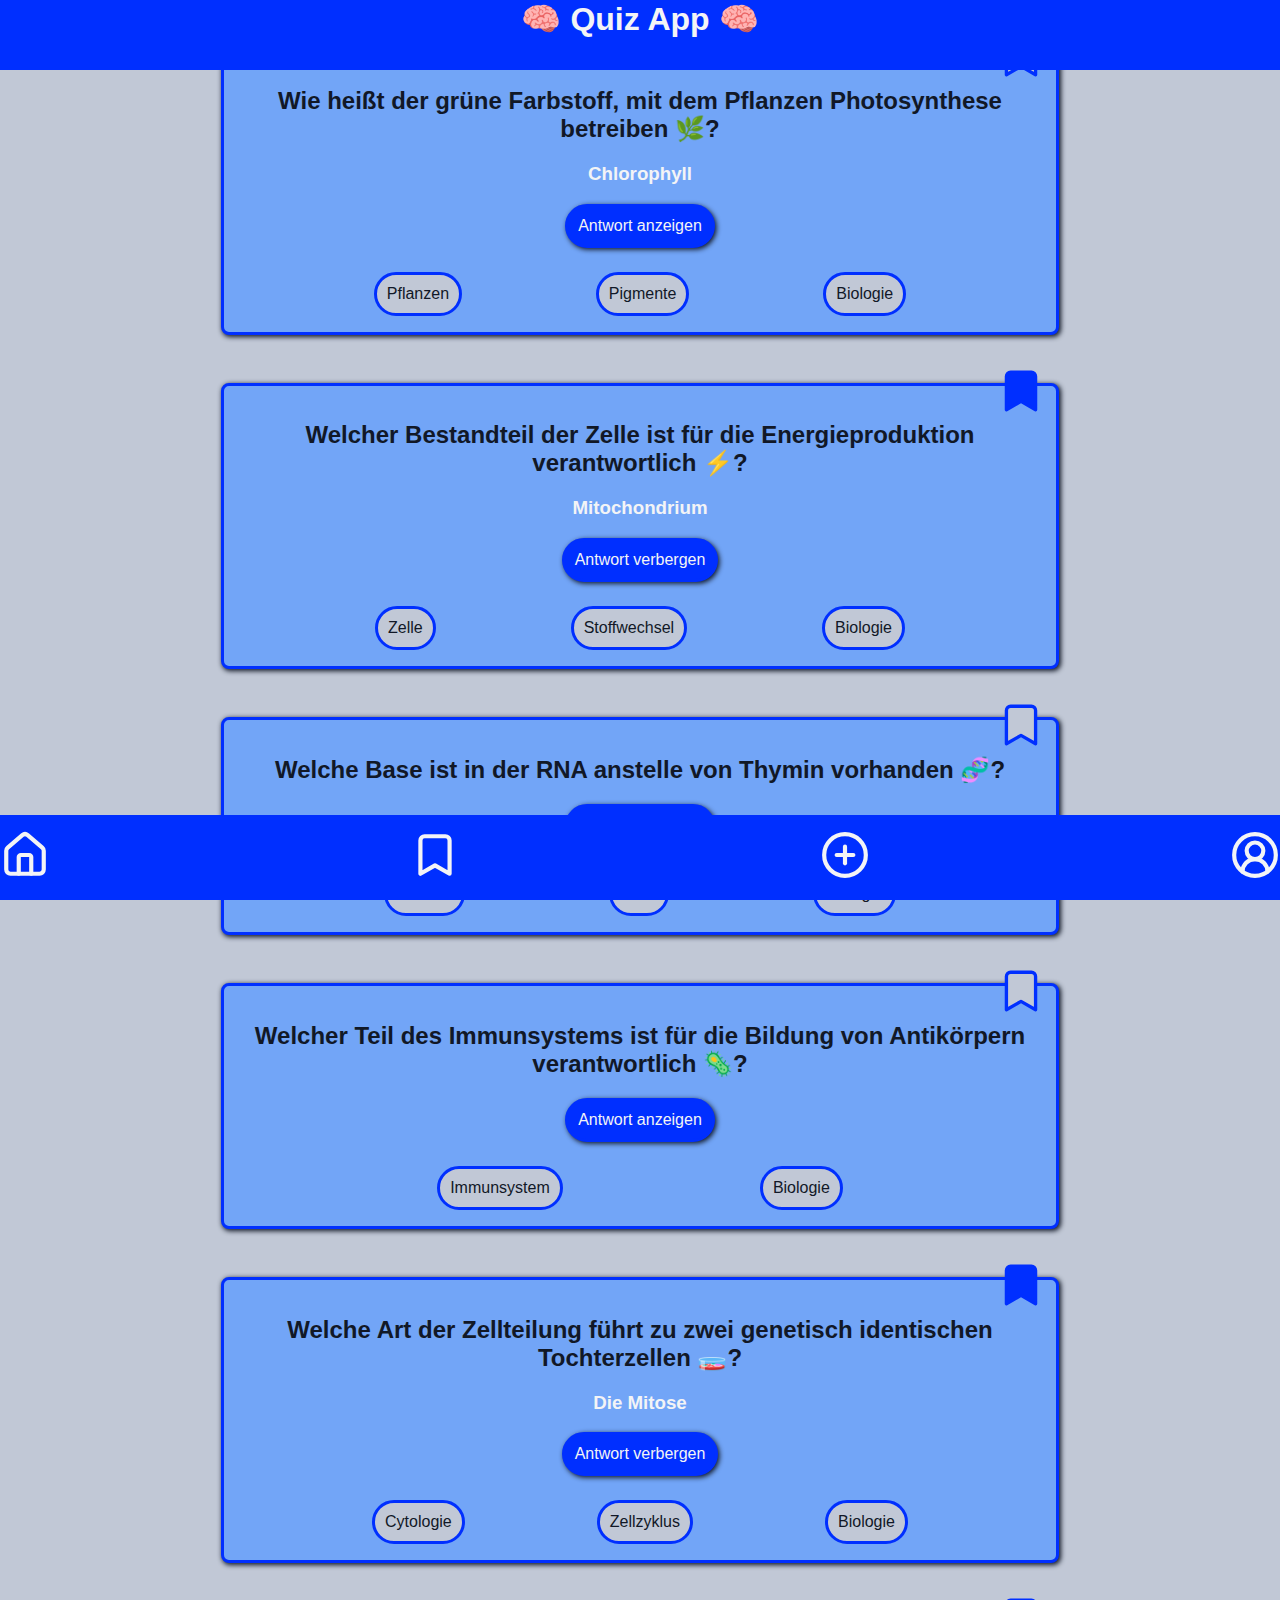
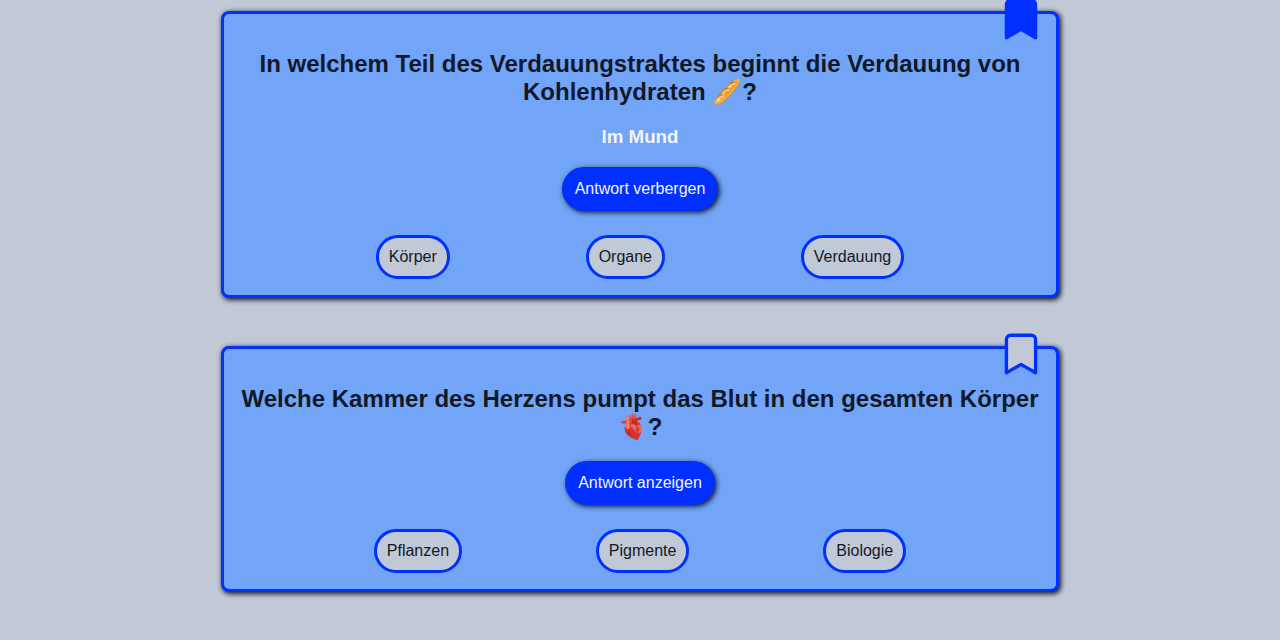
<file: index.html>
<!DOCTYPE html>
<html lang="en">
  <head>
    <meta charset="UTF-8" />
    <meta name="viewport" content="width=device-width, initial-scale=1.0" />
    <title>Quiz-App</title>
    <link rel="stylesheet" href="styles.css" />
    <script src="./index.js" defer></script>
  </head>

  <body class="background">
    <header class="header">
      <h1>🧠 Quiz App 🧠</h1>
    </header>
    <main>
      <section class="card">
        <h2>
          Wie heißt der grüne Farbstoff, mit dem Pflanzen Photosynthese
          betreiben 🌿?
        </h2>
        <h3 data-js="card-answer">Chlorophyll</h3>
        <button class="card-bookmark" data-js="card-bookmark">
          <svg
            xmlns="http://www.w3.org/2000/svg"
            viewBox="0 0 24 24"
            stroke-linecap="round"
            stroke-linejoin="round"
            class="lucide lucide-bookmark-icon lucide-bookmark"
          >
            <path d="m19 21-7-4-7 4V5a2 2 0 0 1 2-2h10a2 2 0 0 1 2 2v16z" />
          </svg>
        </button>
        <section class="button-container">
          <button class="button" data-js="answer-button">
            Antwort anzeigen
          </button>
        </section>
        <section class="tag-container">
          <button class="tags">Pflanzen</button>

          <button class="tags">Pigmente</button>

          <button class="tags">Biologie</button>
        </section>
      </section>

      <section class="card">
        <h2>
          Welcher Bestandteil der Zelle ist für die Energieproduktion
          verantwortlich ⚡️?
        </h2>
        <h3>Mitochondrium</h3>

        <button class="card-bookmark active">
          <svg
            xmlns="http://www.w3.org/2000/svg"
            viewBox="0 0 24 24"
            stroke-linecap="round"
            stroke-linejoin="round"
            class="lucide lucide-bookmark-icon lucide-bookmark"
          >
            <path d="m19 21-7-4-7 4V5a2 2 0 0 1 2-2h10a2 2 0 0 1 2 2v16z" />
          </svg>
        </button>
        <section class="button-container">
          <button class="button">Antwort verbergen</button>
        </section>
        <section class="tag-container">
          <button class="tags">Zelle</button>

          <button class="tags">Stoffwechsel</button>

          <button class="tags">Biologie</button>
        </section>
      </section>

      <section class="card">
        <h2>Welche Base ist in der RNA anstelle von Thymin vorhanden 🧬?</h2>

        <button class="card-bookmark">
          <svg
            xmlns="http://www.w3.org/2000/svg"
            viewBox="0 0 24 24"
            stroke-linecap="round"
            stroke-linejoin="round"
            class="lucide lucide-bookmark-icon lucide-bookmark"
          >
            <path d="m19 21-7-4-7 4V5a2 2 0 0 1 2-2h10a2 2 0 0 1 2 2v16z" />
          </svg>
        </button>
        <section class="button-container">
          <button class="button">Antwort anzeigen</button>
        </section>
        <section class="tag-container">
          <button class="tags">Genetik</button>

          <button class="tags">DNA</button>

          <button class="tags">Biologie</button>
        </section>
      </section>

      <section class="card">
        <h2>
          Welcher Teil des Immunsystems ist für die Bildung von Antikörpern
          verantwortlich 🦠?
        </h2>

        <button class="card-bookmark">
          <svg
            xmlns="http://www.w3.org/2000/svg"
            viewBox="0 0 24 24"
            stroke-linecap="round"
            stroke-linejoin="round"
            class="lucide lucide-bookmark-icon lucide-bookmark"
          >
            <path d="m19 21-7-4-7 4V5a2 2 0 0 1 2-2h10a2 2 0 0 1 2 2v16z" />
          </svg>
        </button>
        <section class="button-container">
          <button class="button">Antwort anzeigen</button>
        </section>
        <section class="tag-container">
          <button class="tags">Immunsystem</button>

          <button class="tags">Biologie</button>
        </section>
      </section>

      <section class="card">
        <h2>
          Welche Art der Zellteilung führt zu zwei genetisch identischen
          Tochterzellen 🧫?
        </h2>
        <h3>Die Mitose</h3>
        <button class="card-bookmark active">
          <svg
            xmlns="http://www.w3.org/2000/svg"
            viewBox="0 0 24 24"
            stroke-linecap="round"
            stroke-linejoin="round"
            class="lucide lucide-bookmark-icon lucide-bookmark"
          >
            <path d="m19 21-7-4-7 4V5a2 2 0 0 1 2-2h10a2 2 0 0 1 2 2v16z" />
          </svg>
        </button>
        <section class="button-container">
          <button class="button">Antwort verbergen</button>
        </section>
        <section class="tag-container">
          <button class="tags">Cytologie</button>

          <button class="tags">Zellzyklus</button>

          <button class="tags">Biologie</button>
        </section>
      </section>

      <section class="card">
        <h2>
          In welchem Teil des Verdauungstraktes beginnt die Verdauung von
          Kohlenhydraten 🥖?
        </h2>
        <h3>Im Mund</h3>
        <button class="card-bookmark active">
          <svg
            xmlns="http://www.w3.org/2000/svg"
            viewBox="0 0 24 24"
            stroke-linecap="round"
            stroke-linejoin="round"
            class="lucide lucide-bookmark-icon lucide-bookmark"
          >
            <path d="m19 21-7-4-7 4V5a2 2 0 0 1 2-2h10a2 2 0 0 1 2 2v16z" />
          </svg>
        </button>
        <section class="button-container">
          <button class="button">Antwort verbergen</button>
        </section>
        <section class="tag-container">
          <button class="tags">Körper</button>

          <button class="tags">Organe</button>

          <button class="tags">Verdauung</button>
        </section>
      </section>

      <section class="card">
        <h2>
          Welche Kammer des Herzens pumpt das Blut in den gesamten Körper 🫀?
        </h2>

        <button class="card-bookmark">
          <svg
            xmlns="http://www.w3.org/2000/svg"
            viewBox="0 0 24 24"
            stroke-linecap="round"
            stroke-linejoin="round"
            class="lucide lucide-bookmark-icon lucide-bookmark"
          >
            <path d="m19 21-7-4-7 4V5a2 2 0 0 1 2-2h10a2 2 0 0 1 2 2v16z" />
          </svg>
        </button>
        <section class="button-container">
          <button class="button">Antwort anzeigen</button>
        </section>
        <section class="tag-container">
          <button class="tags">Pflanzen</button>

          <button class="tags">Pigmente</button>

          <button class="tags">Biologie</button>
        </section>
      </section>
    </main>

    <footer class="footer">
      <nav class="navigation">
        <button class="icons active-icon">
          <a href="index.html">
            <svg
              xmlns="http://www.w3.org/2000/svg"
              viewBox="0 0 24 24"
              fill="none"
              stroke-width="2"
              stroke-linecap="round"
              stroke-linejoin="round"
              class="lucide lucide-house-icon lucide-house"
            >
              <path d="M15 21v-8a1 1 0 0 0-1-1h-4a1 1 0 0 0-1 1v8" />
              <path
                d="M3 10a2 2 0 0 1 .709-1.528l7-6a2 2 0 0 1 2.582 0l7 6A2 2 0 0 1 21 10v9a2 2 0 0 1-2 2H5a2 2 0 0 1-2-2z"
              />
            </svg>
          </a>
        </button>

        <button class="icons">
          <a href="bookmarks.html">
            <svg
              xmlns="http://www.w3.org/2000/svg"
              viewBox="0 0 24 24"
              fill="none"
              stroke-width="2"
              stroke-linecap="round"
              stroke-linejoin="round"
              class="lucide lucide-bookmark-icon lucide-bookmark"
            >
              <path d="m19 21-7-4-7 4V5a2 2 0 0 1 2-2h10a2 2 0 0 1 2 2v16z" />
            </svg>
          </a>
        </button>

        <button class="icons">
          <a href="addcard.html">
            <svg
              xmlns="http://www.w3.org/2000/svg"
              viewBox="0 0 24 24"
              fill="none"
              stroke-width="2"
              stroke-linecap="round"
              stroke-linejoin="round"
              class="lucide lucide-circle-plus-icon lucide-circle-plus"
            >
              <circle cx="12" cy="12" r="10" />
              <path d="M8 12h8" />
              <path d="M12 8v8" />
            </svg>
          </a>
        </button>

        <button class="icons">
          <a href="profile.html">
            <svg
              xmlns="http://www.w3.org/2000/svg"
              viewBox="0 0 24 24"
              fill="none"
              stroke-width="2"
              stroke-linecap="round"
              stroke-linejoin="round"
              class="lucide lucide-circle-user-round-icon lucide-circle-user-round"
            >
              <path d="M18 20a6 6 0 0 0-12 0" />
              <circle cx="12" cy="10" r="4" />
              <circle cx="12" cy="12" r="10" />
            </svg>
          </a>
        </button>
      </nav>
    </footer>
  </body>
</html>
</file>
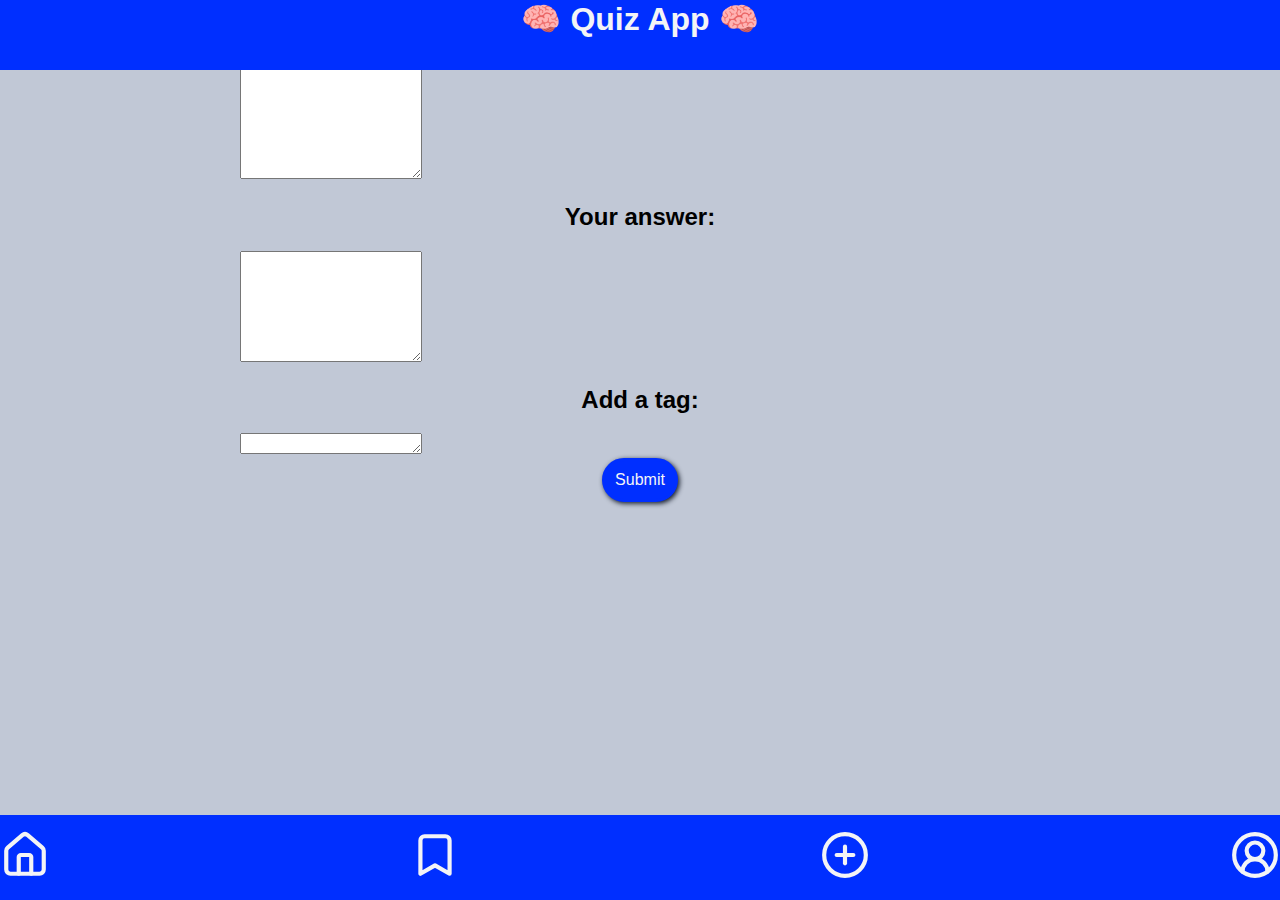
<file: addcard.html>
<!DOCTYPE html>
<html lang="en">
  <head>
    <meta charset="UTF-8" />
    <meta name="viewport" content="width=device-width, initial-scale=1.0" />
    <title>Quiz-App</title>
    <link rel="stylesheet" href="styles.css" />
    <script src="./addcard.js" defer></script>
  </head>

  <body class="background">
    <header class="header">
      <h1>🧠 Quiz App 🧠</h1>
    </header>
    <main data-js="card">
      <form data-js="new-card-form" class="new-card-form">
        <section>
          <h2 class="align-left">Your question:</h2>
          <textarea
            aria-label="your question"
            rows="7"
            class="question-answer-input"
            type="text"
            name="inputQuestion"
            id="inputQuestion"
          ></textarea>
        </section>

        <section>
          <h2 class="align-left">Your answer:</h2>
          <label for="input-answer"></label>
          <textarea
            rows="7"
            class="question-answer-input"
            type="text"
            name="inputAnswer"
            id="inputAnswer"
          ></textarea>
        </section>

        <section>
          <h2 class="align-left">Add a tag:</h2>
          <label for="input-tag"></label>
          <textarea
            rows="1"
            class="question-answer-input"
            type="text"
            name="inputTag"
            id="inputTag"
          ></textarea>
        </section>

        <div class="center">
          <button
            type="submit"
            class="button button-submit"
            data-js="submitButton"
          >
            Submit
          </button>
        </div>
      </form>
    </main>

    <footer class="footer">
      <nav class="navigation">
        <button class="icons">
          <a href="index.html">
            <svg
              xmlns="http://www.w3.org/2000/svg"
              viewBox="0 0 24 24"
              fill="none"
              stroke-width="2"
              stroke-linecap="round"
              stroke-linejoin="round"
              class="lucide lucide-house-icon lucide-house"
            >
              <path d="M15 21v-8a1 1 0 0 0-1-1h-4a1 1 0 0 0-1 1v8" />
              <path
                d="M3 10a2 2 0 0 1 .709-1.528l7-6a2 2 0 0 1 2.582 0l7 6A2 2 0 0 1 21 10v9a2 2 0 0 1-2 2H5a2 2 0 0 1-2-2z"
              />
            </svg>
          </a>
        </button>

        <button class="icons">
          <a href="bookmarks.html">
            <svg
              xmlns="http://www.w3.org/2000/svg"
              viewBox="0 0 24 24"
              fill="none"
              stroke-width="2"
              stroke-linecap="round"
              stroke-linejoin="round"
              class="lucide lucide-bookmark-icon lucide-bookmark"
            >
              <path d="m19 21-7-4-7 4V5a2 2 0 0 1 2-2h10a2 2 0 0 1 2 2v16z" />
            </svg>
          </a>
        </button>

        <button class="icons active-icon">
          <a href="addcard.html">
            <svg
              xmlns="http://www.w3.org/2000/svg"
              viewBox="0 0 24 24"
              fill="none"
              stroke-width="2"
              stroke-linecap="round"
              stroke-linejoin="round"
              class="lucide lucide-circle-plus-icon lucide-circle-plus"
            >
              <circle cx="12" cy="12" r="10" />
              <path d="M8 12h8" />
              <path d="M12 8v8" />
            </svg>
          </a>
        </button>

        <button class="icons">
          <a href="profile.html">
            <svg
              xmlns="http://www.w3.org/2000/svg"
              viewBox="0 0 24 24"
              fill="none"
              stroke-width="2"
              stroke-linecap="round"
              stroke-linejoin="round"
              class="lucide lucide-circle-user-round-icon lucide-circle-user-round"
            >
              <path d="M18 20a6 6 0 0 0-12 0" />
              <circle cx="12" cy="10" r="4" />
              <circle cx="12" cy="12" r="10" />
            </svg>
          </a>
        </button>
      </nav>
    </footer>
  </body>
</html>
</file>
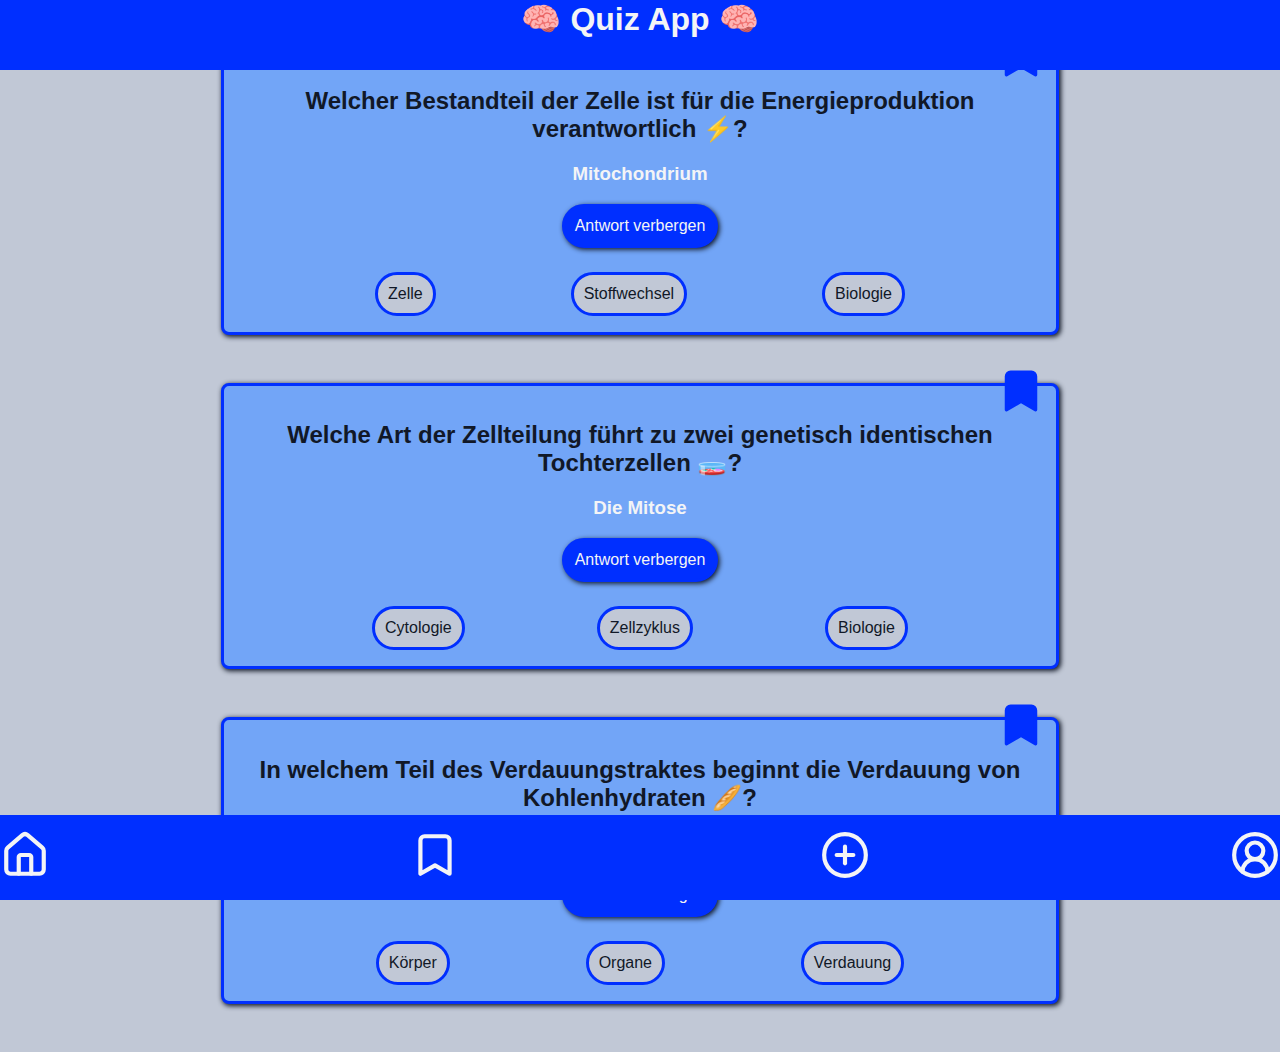
<file: bookmarks.html>
<!DOCTYPE html>
<html lang="en">
  <head>
    <meta charset="UTF-8" />
    <meta name="viewport" content="width=device-width, initial-scale=1.0" />
    <title>Quiz-App</title>
    <link rel="stylesheet" href="styles.css" />
    <script src="./index.js" defer></script>
  </head>

  <body class="background">
    <header class="header">
      <h1>🧠 Quiz App 🧠</h1>
    </header>
    <main>
      <section class="card">
        <h2>
          Welcher Bestandteil der Zelle ist für die Energieproduktion
          verantwortlich ⚡️?
        </h2>
        <h3>Mitochondrium</h3>

        <button class="card-bookmark active">
          <svg
            xmlns="http://www.w3.org/2000/svg"
            viewBox="0 0 24 24"
            stroke-linecap="round"
            stroke-linejoin="round"
            class="lucide lucide-bookmark-icon lucide-bookmark"
          >
            <path d="m19 21-7-4-7 4V5a2 2 0 0 1 2-2h10a2 2 0 0 1 2 2v16z" />
          </svg>
        </button>
        <section class="button-container">
          <button class="button">Antwort verbergen</button>
        </section>
        <section class="tag-container">
          <button class="tags">Zelle</button>

          <button class="tags">Stoffwechsel</button>

          <button class="tags">Biologie</button>
        </section>
      </section>

      <section class="card">
        <h2>
          Welche Art der Zellteilung führt zu zwei genetisch identischen
          Tochterzellen 🧫?
        </h2>
        <h3>Die Mitose</h3>
        <button class="card-bookmark active">
          <svg
            xmlns="http://www.w3.org/2000/svg"
            viewBox="0 0 24 24"
            stroke-linecap="round"
            stroke-linejoin="round"
            class="lucide lucide-bookmark-icon lucide-bookmark"
          >
            <path d="m19 21-7-4-7 4V5a2 2 0 0 1 2-2h10a2 2 0 0 1 2 2v16z" />
          </svg>
        </button>
        <section class="button-container">
          <button class="button">Antwort verbergen</button>
        </section>
        <section class="tag-container">
          <button class="tags">Cytologie</button>

          <button class="tags">Zellzyklus</button>

          <button class="tags">Biologie</button>
        </section>
      </section>

      <section class="card">
        <h2>
          In welchem Teil des Verdauungstraktes beginnt die Verdauung von
          Kohlenhydraten 🥖?
        </h2>
        <h3>Im Mund</h3>
        <button class="card-bookmark active">
          <svg
            xmlns="http://www.w3.org/2000/svg"
            viewBox="0 0 24 24"
            stroke-linecap="round"
            stroke-linejoin="round"
            class="lucide lucide-bookmark-icon lucide-bookmark"
          >
            <path d="m19 21-7-4-7 4V5a2 2 0 0 1 2-2h10a2 2 0 0 1 2 2v16z" />
          </svg>
        </button>
        <section class="button-container">
          <button class="button">Antwort verbergen</button>
        </section>
        <section class="tag-container">
          <button class="tags">Körper</button>

          <button class="tags">Organe</button>

          <button class="tags">Verdauung</button>
        </section>
      </section>
    </main>

    <footer class="footer">
      <nav class="navigation">
        <button class="icons">
          <a href="index.html">
            <svg
              xmlns="http://www.w3.org/2000/svg"
              viewBox="0 0 24 24"
              fill="none"
              stroke-width="2"
              stroke-linecap="round"
              stroke-linejoin="round"
              class="lucide lucide-house-icon lucide-house"
            >
              <path d="M15 21v-8a1 1 0 0 0-1-1h-4a1 1 0 0 0-1 1v8" />
              <path
                d="M3 10a2 2 0 0 1 .709-1.528l7-6a2 2 0 0 1 2.582 0l7 6A2 2 0 0 1 21 10v9a2 2 0 0 1-2 2H5a2 2 0 0 1-2-2z"
              />
            </svg>
          </a>
        </button>

        <button class="icons active-icon">
          <a href="bookmarks.html">
            <svg
              xmlns="http://www.w3.org/2000/svg"
              viewBox="0 0 24 24"
              fill="none"
              stroke-width="2"
              stroke-linecap="round"
              stroke-linejoin="round"
              class="lucide lucide-bookmark-icon lucide-bookmark"
            >
              <path d="m19 21-7-4-7 4V5a2 2 0 0 1 2-2h10a2 2 0 0 1 2 2v16z" />
            </svg>
          </a>
        </button>

        <button class="icons">
          <a href="addcard.html">
            <svg
              xmlns="http://www.w3.org/2000/svg"
              viewBox="0 0 24 24"
              fill="none"
              stroke-width="2"
              stroke-linecap="round"
              stroke-linejoin="round"
              class="lucide lucide-circle-plus-icon lucide-circle-plus"
            >
              <circle cx="12" cy="12" r="10" />
              <path d="M8 12h8" />
              <path d="M12 8v8" />
            </svg>
          </a>
        </button>

        <button class="icons">
          <a href="profile.html">
            <svg
              xmlns="http://www.w3.org/2000/svg"
              viewBox="0 0 24 24"
              fill="none"
              stroke-width="2"
              stroke-linecap="round"
              stroke-linejoin="round"
              class="lucide lucide-circle-user-round-icon lucide-circle-user-round"
            >
              <path d="M18 20a6 6 0 0 0-12 0" />
              <circle cx="12" cy="10" r="4" />
              <circle cx="12" cy="12" r="10" />
            </svg>
          </a>
        </button>
      </nav>
    </footer>
  </body>
</html>
</file>
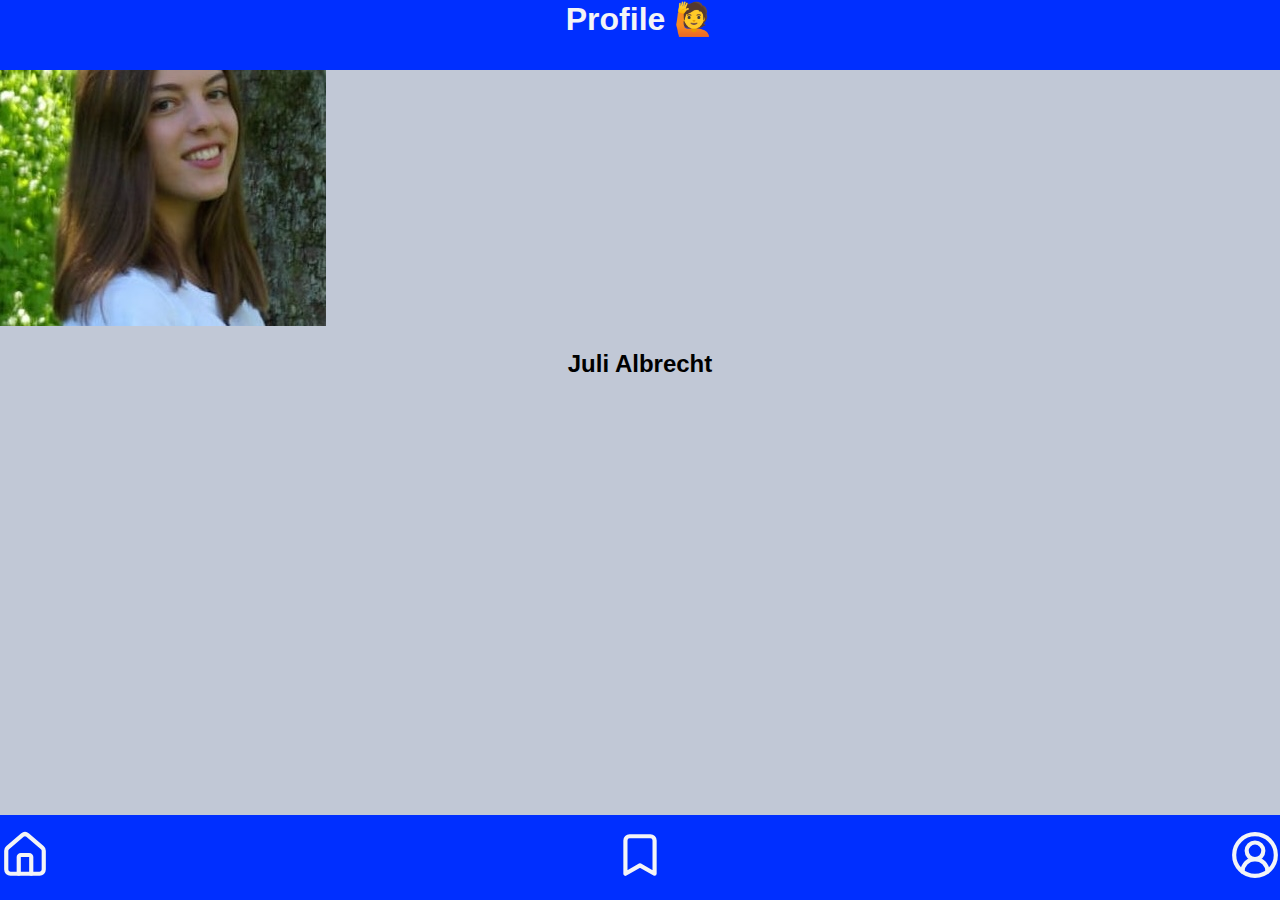
<file: profile.html>
<!DOCTYPE html>
<html lang="en">
  <head>
    <meta charset="UTF-8" />
    <meta name="viewport" content="width=device-width, initial-scale=1.0" />
    <title>Quiz-App</title>
    <link rel="stylesheet" href="styles.css" />
  </head>

  <body class="background">
    <header class="header">
      <h1>Profile 🙋</h1>
    </header>
    <main>
      <section class="profile">
        <img src="./assets/juli-profile.jpg" class="profile-image" />
        <h2>Juli Albrecht</h2>
      </section>
    </main>

    <footer class="footer">
      <nav class="navigation">
        <button class="icons">
          <a href="index.html">
            <svg
              xmlns="http://www.w3.org/2000/svg"
              viewBox="0 0 24 24"
              fill="none"
              stroke-width="2"
              stroke-linecap="round"
              stroke-linejoin="round"
              class="lucide lucide-house-icon lucide-house"
            >
              <path d="M15 21v-8a1 1 0 0 0-1-1h-4a1 1 0 0 0-1 1v8" />
              <path
                d="M3 10a2 2 0 0 1 .709-1.528l7-6a2 2 0 0 1 2.582 0l7 6A2 2 0 0 1 21 10v9a2 2 0 0 1-2 2H5a2 2 0 0 1-2-2z"
              />
            </svg>
          </a>
        </button>

        <button class="icons">
          <a href="bookmarks.html">
            <svg
              xmlns="http://www.w3.org/2000/svg"
              viewBox="0 0 24 24"
              fill="none"
              stroke-width="2"
              stroke-linecap="round"
              stroke-linejoin="round"
              class="lucide lucide-bookmark-icon lucide-bookmark"
            >
              <path d="m19 21-7-4-7 4V5a2 2 0 0 1 2-2h10a2 2 0 0 1 2 2v16z" />
            </svg>
          </a>
        </button>

        <button class="icons active-icon">
          <a href="profile.html">
            <svg
              xmlns="http://www.w3.org/2000/svg"
              viewBox="0 0 24 24"
              fill="none"
              stroke-width="2"
              stroke-linecap="round"
              stroke-linejoin="round"
              class="lucide lucide-circle-user-round-icon lucide-circle-user-round"
            >
              <path d="M18 20a6 6 0 0 0-12 0" />
              <circle cx="12" cy="10" r="4" />
              <circle cx="12" cy="12" r="10" />
            </svg>
          </a>
        </button>
      </nav>
    </footer>
  </body>
</html>
</file>
<file: styles.css>
@import url("global.css");
@import url("/components/header.css");
@import url("/components/navigation.css");
@import url("/components/card.css");
@import url("/components/button.css");
</file>
